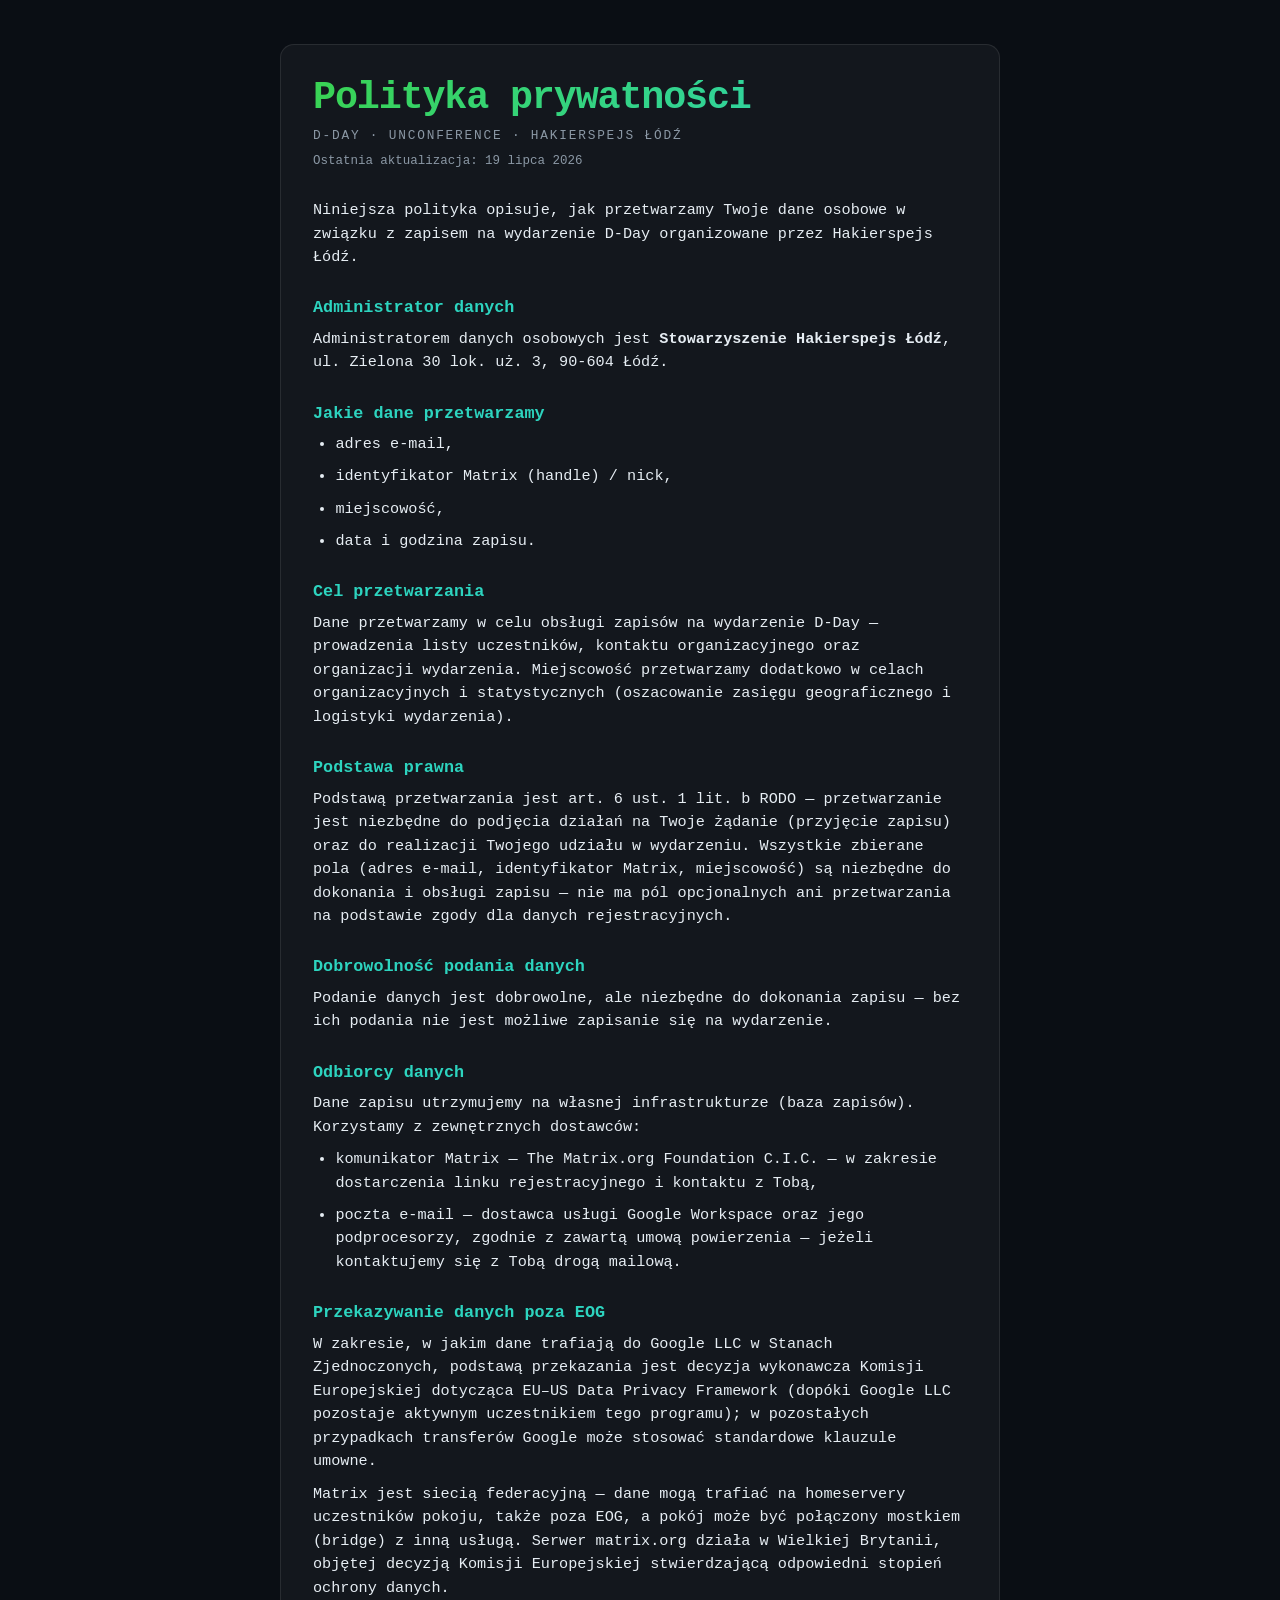
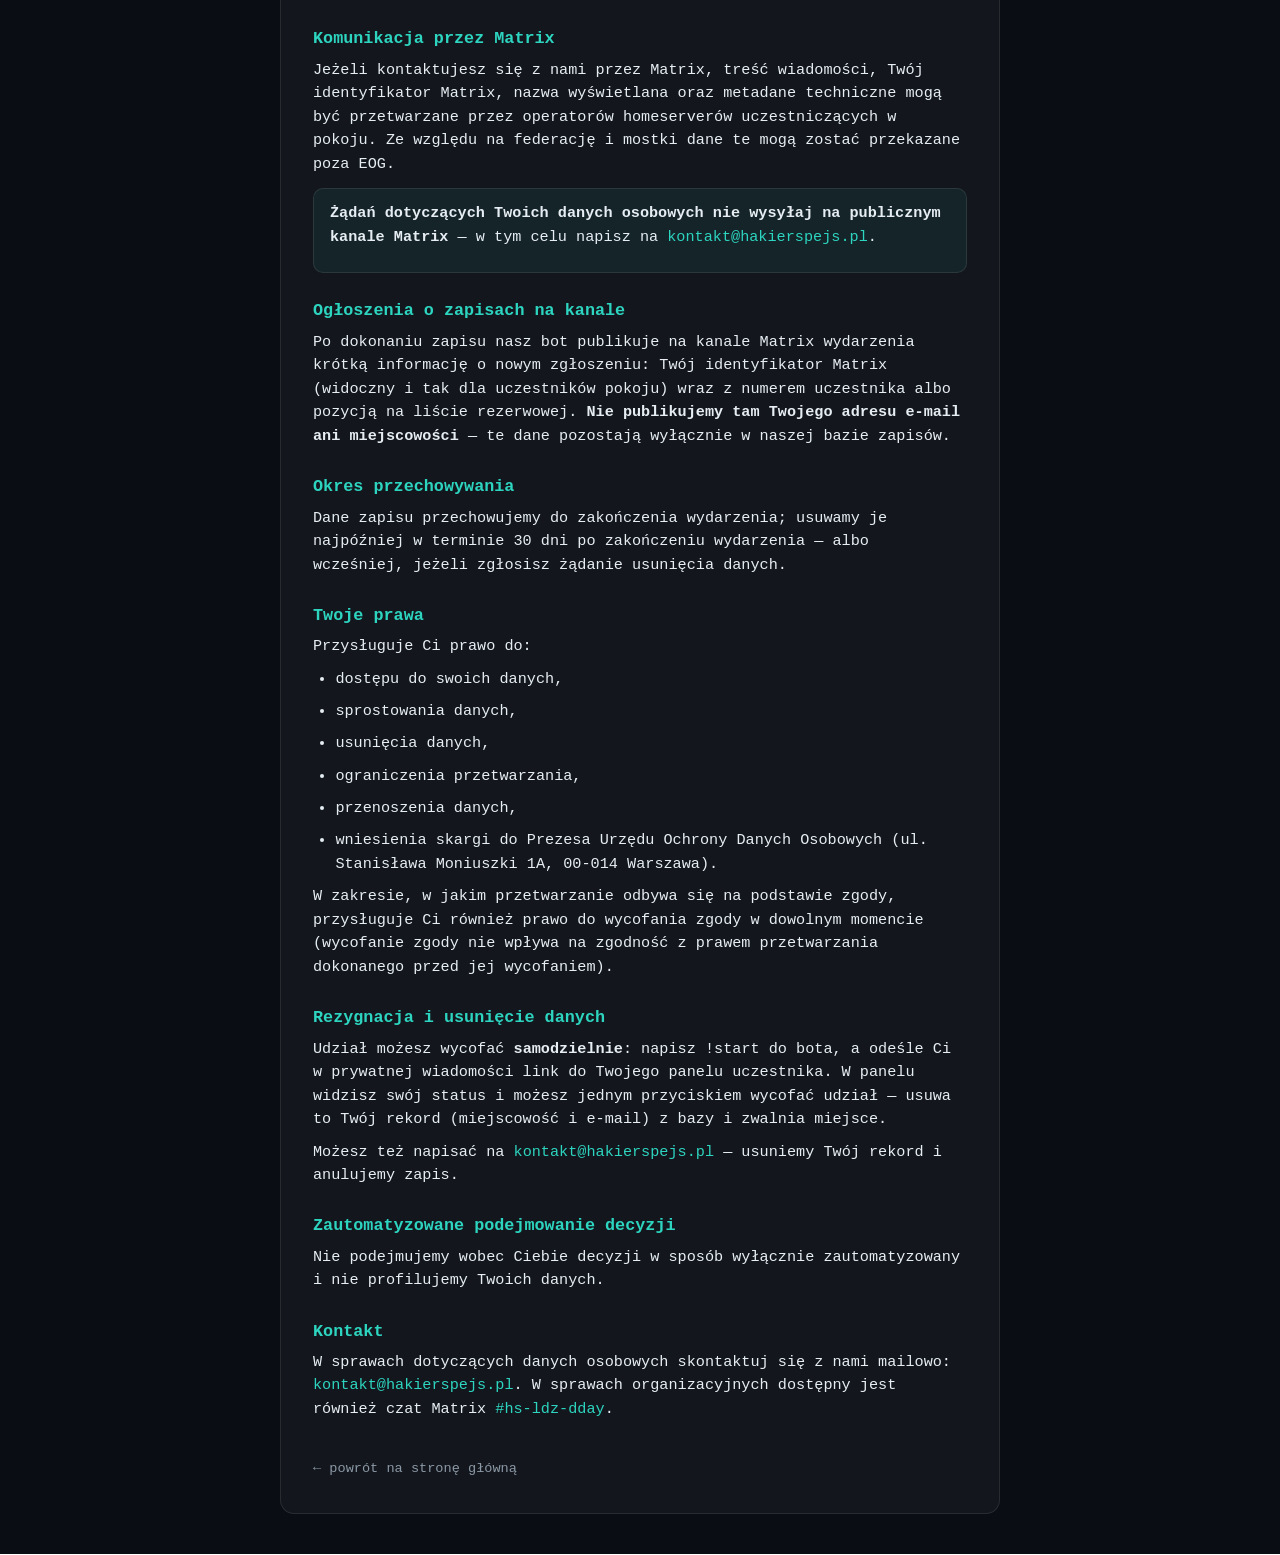
<file: privacy.html>
<!DOCTYPE html>
<html lang="pl">
<head>
<meta charset="UTF-8">
<meta name="viewport" content="width=device-width, initial-scale=1.0">
<title>Polityka prywatności · D-Day · Hakierspejs Łódź</title>
<link rel="stylesheet" href="style.css">
</head>
<body class="privacy">
  <main class="wrap">
    <div class="card">
      <h1>Polityka prywatności</h1>
      <div class="sub">D-Day · Unconference · Hakierspejs Łódź</div>
      <div class="updated">Ostatnia aktualizacja: 19 lipca 2026</div>

      <p>Niniejsza polityka opisuje, jak przetwarzamy Twoje dane osobowe w związku z zapisem na
        wydarzenie D-Day organizowane przez Hakierspejs Łódź.</p>

      <h2>Administrator danych</h2>
      <p>Administratorem danych osobowych jest <strong>Stowarzyszenie Hakierspejs Łódź</strong>,
        ul. Zielona 30 lok. uż. 3, 90-604 Łódź.</p>

      <h2>Jakie dane przetwarzamy</h2>
      <ul>
        <li>adres e-mail,</li>
        <li>identyfikator Matrix (handle) / nick,</li>
        <li>miejscowość,</li>
        <li>data i godzina zapisu.</li>
      </ul>

      <h2>Cel przetwarzania</h2>
      <p>Dane przetwarzamy w celu obsługi zapisów na wydarzenie D-Day — prowadzenia listy uczestników,
        kontaktu organizacyjnego oraz organizacji wydarzenia. Miejscowość przetwarzamy dodatkowo w celach
        organizacyjnych i statystycznych (oszacowanie zasięgu geograficznego i logistyki wydarzenia).</p>

      <h2>Podstawa prawna</h2>
      <p>Podstawą przetwarzania jest art. 6 ust. 1 lit. b RODO — przetwarzanie jest niezbędne do podjęcia
        działań na Twoje żądanie (przyjęcie zapisu) oraz do realizacji Twojego udziału w wydarzeniu.
        Wszystkie zbierane pola (adres e-mail, identyfikator Matrix, miejscowość) są niezbędne do dokonania
        i obsługi zapisu — nie ma pól opcjonalnych ani przetwarzania na podstawie zgody dla danych rejestracyjnych.</p>

      <h2>Dobrowolność podania danych</h2>
      <p>Podanie danych jest dobrowolne, ale niezbędne do dokonania zapisu — bez ich podania nie jest możliwe
        zapisanie się na wydarzenie.</p>

      <h2>Odbiorcy danych</h2>
      <p>Dane zapisu utrzymujemy na własnej infrastrukturze (baza zapisów). Korzystamy z zewnętrznych dostawców:</p>
      <ul>
        <li>komunikator Matrix — The Matrix.org Foundation C.I.C. — w zakresie dostarczenia linku
          rejestracyjnego i kontaktu z Tobą,</li>
        <li>poczta e-mail — dostawca usługi Google Workspace oraz jego podprocesorzy, zgodnie z zawartą
          umową powierzenia — jeżeli kontaktujemy się z Tobą drogą mailową.</li>
      </ul>

      <h2>Przekazywanie danych poza EOG</h2>
      <p>W zakresie, w jakim dane trafiają do Google LLC w Stanach Zjednoczonych, podstawą przekazania jest
        decyzja wykonawcza Komisji Europejskiej dotycząca EU–US Data Privacy Framework (dopóki Google LLC
        pozostaje aktywnym uczestnikiem tego programu); w pozostałych przypadkach transferów Google może
        stosować standardowe klauzule umowne.</p>
      <p>Matrix jest siecią federacyjną — dane mogą trafiać na homeservery uczestników pokoju, także poza EOG,
        a pokój może być połączony mostkiem (bridge) z inną usługą. Serwer matrix.org działa w Wielkiej
        Brytanii, objętej decyzją Komisji Europejskiej stwierdzającą odpowiedni stopień ochrony danych.</p>

      <h2>Komunikacja przez Matrix</h2>
      <p>Jeżeli kontaktujesz się z nami przez Matrix, treść wiadomości, Twój identyfikator Matrix, nazwa
        wyświetlana oraz metadane techniczne mogą być przetwarzane przez operatorów homeserverów uczestniczących
        w pokoju. Ze względu na federację i mostki dane te mogą zostać przekazane poza EOG.</p>
      <div class="note">
        <p><strong>Żądań dotyczących Twoich danych osobowych nie wysyłaj na publicznym kanale Matrix</strong>
          — w tym celu napisz na <a href="mailto:kontakt@hakierspejs.pl">kontakt@hakierspejs.pl</a>.</p>
      </div>

      <h2>Ogłoszenia o zapisach na kanale</h2>
      <p>Po dokonaniu zapisu nasz bot publikuje na kanale Matrix wydarzenia krótką informację o nowym
        zgłoszeniu: Twój identyfikator Matrix (widoczny i tak dla uczestników pokoju) wraz z numerem
        uczestnika albo pozycją na liście rezerwowej. <strong>Nie publikujemy tam Twojego adresu e-mail
        ani miejscowości</strong> — te dane pozostają wyłącznie w naszej bazie zapisów.</p>

      <h2>Okres przechowywania</h2>
      <!-- Termin 30 dni jest wartością domyślną do potwierdzenia przez organizatora wydarzenia. -->
      <p>Dane zapisu przechowujemy do zakończenia wydarzenia; usuwamy je najpóźniej w terminie 30 dni po
        zakończeniu wydarzenia — albo wcześniej, jeżeli zgłosisz żądanie usunięcia danych.</p>

      <h2>Twoje prawa</h2>
      <p>Przysługuje Ci prawo do:</p>
      <ul>
        <li>dostępu do swoich danych,</li>
        <li>sprostowania danych,</li>
        <li>usunięcia danych,</li>
        <li>ograniczenia przetwarzania,</li>
        <li>przenoszenia danych,</li>
        <li>wniesienia skargi do Prezesa Urzędu Ochrony Danych Osobowych
          (ul. Stanisława Moniuszki 1A, 00-014 Warszawa).</li>
      </ul>
      <p>W zakresie, w jakim przetwarzanie odbywa się na podstawie zgody, przysługuje Ci również prawo do
        wycofania zgody w dowolnym momencie (wycofanie zgody nie wpływa na zgodność z prawem przetwarzania
        dokonanego przed jej wycofaniem).</p>

      <h2>Rezygnacja i usunięcie danych</h2>
      <p>Udział możesz wycofać <b>samodzielnie</b>: napisz <code>!start</code> do bota, a odeśle Ci w prywatnej
        wiadomości link do Twojego panelu uczestnika. W panelu widzisz swój status i możesz jednym przyciskiem
        wycofać udział — usuwa to Twój rekord (miejscowość i e-mail) z bazy i zwalnia miejsce.</p>
      <p>Możesz też napisać na <a href="mailto:kontakt@hakierspejs.pl">kontakt@hakierspejs.pl</a> — usuniemy Twój
        rekord i anulujemy zapis.</p>

      <h2>Zautomatyzowane podejmowanie decyzji</h2>
      <p>Nie podejmujemy wobec Ciebie decyzji w sposób wyłącznie zautomatyzowany i nie profilujemy Twoich danych.</p>

      <h2>Kontakt</h2>
      <p>W sprawach dotyczących danych osobowych skontaktuj się z nami mailowo:
        <a href="mailto:kontakt@hakierspejs.pl">kontakt@hakierspejs.pl</a>. W sprawach organizacyjnych dostępny
        jest również czat Matrix
        <a href="https://matrix.to/#/%23hs-ldz-dday:matrix.org" target="_blank" rel="noopener">#hs-ldz-dday</a>.</p>

      <a class="back" href="/">← powrót na stronę główną</a>
    </div>
  </main>
</body>
</html>
</file>
<file: style.css>
/* D-Day — single stylesheet for every page.
 *
 * Loaded by index.html (relative href, so it also works on GitHub Pages and
 * over file://), privacy.html and the server-rendered templates in
 * templates.go. Only the tokens, the reset and the page shell are global; the
 * rest is scoped by a class on <body>, because the three page families size
 * things differently (container width, heading scale, button width):
 *
 *   body.landing  index.html
 *   body.page     server-rendered pages (form, success, panel, admin, message)
 *   body.privacy  privacy.html
 */

/* ---------------------------------------------------------------- tokens */
:root{
  --bg:#0a0e14;
  --bg2:#0d1420;
  --fg:#e6edf3;
  --muted:#8b98a5;
  --accent:#39d353;
  --accent2:#2dd4bf;
  --card:rgba(255,255,255,.04);
  --border:rgba(255,255,255,.09);
}

/* ------------------------------------------------------------------ base */
*{box-sizing:border-box;margin:0;padding:0}
body{
  font-family:'Courier New',ui-monospace,SFMono-Regular,Menlo,monospace;
  background:radial-gradient(1100px 700px at 50% -15%,#12203a 0%,var(--bg) 60%);
  color:var(--fg);
  min-height:100vh;
  -webkit-font-smoothing:antialiased;
  overflow-x:hidden;
}

/* --------------------------------------------------------------- landing */
body.landing{line-height:1.45}
body.landing .wrap{max-width:900px;margin:0 auto;padding:clamp(1.5rem,4vw,2.75rem) 1.25rem 2.5rem}

/* header row: title left, badge right — compact */
body.landing .head{display:flex;align-items:baseline;justify-content:space-between;gap:1rem;flex-wrap:wrap;margin-bottom:1.5rem}
body.landing .brand{display:flex;align-items:baseline;gap:.7rem;flex-wrap:wrap}
body.landing h1{
  font-size:clamp(2.2rem,7vw,3.4rem);
  font-weight:900;letter-spacing:-.03em;line-height:1;
  background:linear-gradient(120deg,var(--accent),var(--accent2));
  -webkit-background-clip:text;background-clip:text;-webkit-text-fill-color:transparent;
}
body.landing .brand .sub{font-size:.9rem;letter-spacing:.12em;text-transform:uppercase;color:var(--muted)}
body.landing .badge{
  font-size:.72rem;letter-spacing:.22em;text-transform:uppercase;color:var(--accent);
  border:1px solid var(--border);padding:.35rem .8rem;border-radius:999px;background:var(--card);white-space:nowrap;
}

/* countdown — first, prominent */
body.landing .live{background:var(--card);border:1px solid var(--border);border-radius:16px;padding:1.4rem 1.25rem 1.5rem;margin-bottom:1.25rem}
body.landing .count-label{font-size:.72rem;letter-spacing:.24em;text-transform:uppercase;color:var(--muted);text-align:center;margin-bottom:1rem}
body.landing .count-label b{color:var(--accent)}
body.landing .countdown{display:grid;grid-template-columns:repeat(4,1fr);gap:.55rem;max-width:440px;margin:0 auto}
body.landing .unit{background:var(--bg2);border:1px solid var(--border);border-radius:12px;padding:.9rem .35rem;min-width:0;text-align:center}
body.landing .unit .num{font-size:clamp(1.6rem,8vw,2.7rem);font-weight:900;line-height:1;font-variant-numeric:tabular-nums}
body.landing .unit .lbl{font-size:.6rem;letter-spacing:.14em;text-transform:uppercase;color:var(--muted);margin-top:.45rem}
body.landing .cta{text-align:center;margin-top:1.25rem}
/* The landing button hugs its label; the server pages' .btn is full-width. */
body.landing .btn{
  display:inline-block;font-family:inherit;font-size:1rem;font-weight:700;letter-spacing:.04em;
  padding:.85rem 2rem;border-radius:11px;border:1px solid transparent;cursor:pointer;text-decoration:none;
  transition:transform .12s ease,box-shadow .12s ease;
}
body.landing .btn-primary{background:linear-gradient(120deg,var(--accent),var(--accent2));color:#04140a;box-shadow:0 8px 26px rgba(57,211,83,.22)}
body.landing .btn-primary:hover{transform:translateY(-2px);box-shadow:0 12px 36px rgba(57,211,83,.32)}
body.landing .btn-primary[disabled]{background:var(--card);color:var(--muted);border:1px solid var(--border);box-shadow:none;cursor:not-allowed;transform:none}

/* registered-seats counter — big, eye-catching, separate from countdown */
body.landing .seats{
  background:linear-gradient(160deg,rgba(57,211,83,.08),rgba(45,212,191,.05));
  border:1px solid var(--border);border-radius:16px;
  padding:1.6rem 1.25rem 1.7rem;margin-bottom:1.25rem;text-align:center;
}
body.landing .seats-head{font-size:.72rem;letter-spacing:.24em;text-transform:uppercase;color:var(--muted);margin-bottom:.5rem}
body.landing .seats-num{
  font-size:clamp(3.6rem,18vw,6.5rem);font-weight:900;line-height:.9;letter-spacing:-.04em;
  font-variant-numeric:tabular-nums;
  background:linear-gradient(120deg,var(--accent),var(--accent2));
  -webkit-background-clip:text;background-clip:text;-webkit-text-fill-color:transparent;
}
body.landing .seats.full .seats-num{
  font-size:clamp(2.4rem,11vw,4rem);
  background:linear-gradient(120deg,#f85149,#ff8a3d);
  -webkit-background-clip:text;background-clip:text;-webkit-text-fill-color:transparent;
}
body.landing .seats-of{font-size:1.02rem;font-weight:700;color:var(--fg);margin-top:.4rem}
body.landing .seats-of b{color:var(--accent);font-size:1.15rem}
body.landing .seats.full .seats-of b{color:#f85149}
body.landing .bar{height:12px;border-radius:999px;background:var(--bg2);border:1px solid var(--border);
     overflow:hidden;max-width:440px;margin:1.05rem auto .85rem}
body.landing .bar-fill{height:100%;width:0;border-radius:999px;
     background:linear-gradient(90deg,var(--accent),var(--accent2));
     transition:width .9s cubic-bezier(.22,1,.36,1)}
body.landing .seats.full .bar-fill{background:linear-gradient(90deg,#f85149,#ff8a3d)}
body.landing .seats-note{font-size:.78rem;letter-spacing:.06em;color:var(--muted)}
body.landing .seats.full .seats-note{color:#f85149;font-weight:700;letter-spacing:.12em;text-transform:uppercase}
body.landing .seats-waitlist{font-size:.9rem;letter-spacing:.04em;color:var(--accent2);margin:-.35rem 0 .7rem;font-weight:700}
body.landing .seats-waitlist b{color:var(--accent2);font-variant-numeric:tabular-nums}

/* how-to-register instructions — visible before and after registration opens */
body.landing .howto{background:var(--card);border:1px solid var(--border);border-radius:16px;
       padding:1.25rem 1.35rem;margin-bottom:1.25rem}
body.landing .howto-head{font-size:.72rem;letter-spacing:.24em;text-transform:uppercase;color:var(--accent);margin-bottom:.7rem}
body.landing .howto ol{list-style:none;counter-reset:step;display:grid;gap:.6rem}
body.landing .howto li{counter-increment:step;position:relative;padding-left:2.1rem;font-size:.9rem;line-height:1.5;color:var(--fg)}
body.landing .howto li::before{content:counter(step);position:absolute;left:0;top:0;
      width:1.5rem;height:1.5rem;border-radius:50%;display:flex;align-items:center;justify-content:center;
      font-size:.78rem;font-weight:700;color:#04140a;background:linear-gradient(120deg,var(--accent),var(--accent2))}
body.landing .howto code{font-family:inherit;font-weight:700;color:var(--accent);background:var(--bg2);
      border:1px solid var(--border);border-radius:6px;padding:.05rem .4rem}
body.landing .howto a{color:var(--accent2);text-decoration:none;border-bottom:1px solid rgba(45,212,191,.35)}
body.landing .howto a:hover{color:var(--accent)}
body.landing .howto .limit{margin-top:.75rem;font-size:.78rem;letter-spacing:.06em;color:var(--muted)}

/* info grid — dense */
body.landing .meta{display:grid;grid-template-columns:repeat(auto-fit,minmax(150px,1fr));gap:.7rem;margin-bottom:1.25rem}
body.landing .cell{background:var(--card);border:1px solid var(--border);border-radius:12px;padding:.85rem .95rem}
body.landing .cell .k{font-size:.65rem;letter-spacing:.2em;text-transform:uppercase;color:var(--muted);margin-bottom:.35rem}
body.landing .cell .v{font-size:1.02rem;font-weight:700}
body.landing .cell .v small{display:block;font-size:.8rem;font-weight:400;color:var(--muted);margin-top:.15rem}

/* footer / chat row — a card here, a plain link line on the server pages */
body.landing .foot{display:flex;align-items:center;justify-content:space-between;gap:1rem;flex-wrap:wrap;
      padding:.95rem 1.1rem;background:var(--card);border:1px solid var(--border);border-radius:12px}
body.landing .foot .desc{font-size:.85rem;color:var(--muted);line-height:1.5;flex:1 1 260px}
body.landing .chat{display:inline-flex;align-items:center;gap:.5rem;white-space:nowrap;font-size:.95rem;font-weight:700;
      color:var(--accent2);text-decoration:none;border:1px solid var(--border);border-radius:10px;padding:.7rem 1.1rem;background:var(--bg2)}
body.landing .chat:hover{border-color:var(--accent2)}
body.landing .tags{margin-top:1rem;text-align:center;font-size:.75rem;color:var(--muted);opacity:.6;letter-spacing:.05em}
body.landing .legal{margin-top:.55rem;text-align:center;font-size:.8rem}
body.landing .legal a{color:var(--accent2);text-decoration:none;border-bottom:1px solid rgba(45,212,191,.35)}
body.landing .legal a:hover{color:var(--accent)}
@media (max-width:480px){body.landing .unit{padding:.75rem .3rem}}

/* ----------------------------------------------- forms & server pages */
body.page{line-height:1.5}
body.page .wrap{max-width:560px;margin:0 auto;padding:clamp(1.5rem,5vw,3rem) 1.25rem 2.5rem}
body.page .wrap-wide{max-width:1080px}
body.page .card{background:var(--card);border:1px solid var(--border);border-radius:16px;padding:clamp(1.35rem,4vw,2.1rem)}
body.page h1{font-size:clamp(1.6rem,5vw,2.2rem);font-weight:900;letter-spacing:-.03em;line-height:1.1;margin-bottom:.35rem;
  background:linear-gradient(120deg,var(--accent),var(--accent2));
  -webkit-background-clip:text;background-clip:text;-webkit-text-fill-color:transparent}
body.page .sub{font-size:.75rem;letter-spacing:.14em;text-transform:uppercase;color:var(--muted);margin-bottom:1.5rem}
body.page p{margin-bottom:.8rem;font-size:.95rem}
body.page .big{font-size:clamp(2.4rem,12vw,3.6rem);font-weight:900;line-height:1;color:var(--accent);
  font-variant-numeric:tabular-nums;margin:.6rem 0 1rem;text-align:center}
body.page label{display:block;font-size:.7rem;letter-spacing:.16em;text-transform:uppercase;color:var(--muted);margin:1rem 0 .35rem}
body.page input{width:100%;font-family:inherit;font-size:1rem;color:var(--fg);background:var(--bg2);
  border:1px solid var(--border);border-radius:10px;padding:.75rem .85rem}
body.page input:focus{outline:none;border-color:var(--accent2)}
body.page input[readonly]{color:var(--muted);cursor:not-allowed}
body.page .btn{display:inline-block;width:100%;font-family:inherit;font-size:1rem;font-weight:700;letter-spacing:.04em;
  margin-top:1.4rem;padding:.85rem 2rem;border-radius:11px;border:1px solid transparent;cursor:pointer;text-align:center;
  text-decoration:none;background:linear-gradient(120deg,var(--accent),var(--accent2));color:#04140a}
body.page .btn:hover{filter:brightness(1.05)}
body.page .btn-danger{background:none;border-color:rgba(255,80,80,.45);color:#ff8a8a}
body.page .btn-danger:hover{background:rgba(255,80,80,.1);filter:none}
body.page .status{text-align:center;font-size:.95rem;color:var(--muted);margin-bottom:.4rem}
body.page .status b{color:var(--fg)}
body.page .err{color:#ff8a8a;font-size:.9rem;background:rgba(255,80,80,.08);border:1px solid rgba(255,80,80,.25);
  border-radius:10px;padding:.7rem .85rem;margin-bottom:.6rem}
body.page .foot{margin-top:1.6rem;font-size:.78rem;color:var(--muted)}
body.page .foot a{color:var(--accent2);text-decoration:none}
body.page .foot a:hover{text-decoration:underline}

/* --------------------------------------------------------- admin table */
body.page .tablewrap{overflow-x:auto;margin-top:1.2rem;border:1px solid var(--border);border-radius:12px}
body.page table{border-collapse:collapse;width:100%;font-size:.82rem}
body.page th,body.page td{padding:.55rem .7rem;text-align:left;white-space:nowrap;border-bottom:1px solid var(--border)}
body.page th{font-size:.66rem;letter-spacing:.12em;text-transform:uppercase;color:var(--muted);
  background:rgba(255,255,255,.03);position:sticky;top:0}
body.page tbody tr:last-child td{border-bottom:none}
body.page tbody tr:hover{background:rgba(255,255,255,.03)}
body.page td.num{font-variant-numeric:tabular-nums;color:var(--muted)}
body.page .tag{display:inline-block;font-size:.68rem;letter-spacing:.06em;text-transform:uppercase;
  padding:.18rem .5rem;border-radius:999px;border:1px solid var(--border)}
body.page .tag-ok{color:var(--accent);border-color:rgba(57,211,83,.35);background:rgba(57,211,83,.1)}
body.page .tag-wait{color:#ffcf70;border-color:rgba(255,180,60,.35);background:rgba(255,180,60,.1)}
body.page .sumgrid{display:grid;grid-template-columns:repeat(auto-fit,minmax(140px,1fr));gap:.7rem;margin-top:.4rem}
body.page .sumcell{background:var(--bg2);border:1px solid var(--border);border-radius:12px;padding:.75rem .85rem}
body.page .sumcell .k{font-size:.66rem;letter-spacing:.12em;text-transform:uppercase;color:var(--muted)}
body.page .sumcell .v{font-size:1.5rem;font-weight:900;font-variant-numeric:tabular-nums;margin-top:.15rem}

/* --------------------------------------------------------------- privacy */
body.privacy{line-height:1.55}
body.privacy .wrap{max-width:760px;margin:0 auto;padding:clamp(1.5rem,4vw,2.75rem) 1.25rem 2.5rem}
body.privacy h1{
  font-size:clamp(1.7rem,5vw,2.4rem);font-weight:900;letter-spacing:-.03em;line-height:1.1;margin-bottom:.4rem;
  background:linear-gradient(120deg,var(--accent),var(--accent2));
  -webkit-background-clip:text;background-clip:text;-webkit-text-fill-color:transparent;
}
body.privacy .sub{font-size:.8rem;letter-spacing:.14em;text-transform:uppercase;color:var(--muted);margin-bottom:.4rem}
body.privacy .updated{font-size:.78rem;color:var(--muted);margin-bottom:1.75rem}
body.privacy h2{font-size:1.05rem;color:var(--accent2);margin:1.6rem 0 .4rem}
body.privacy p,body.privacy li{color:var(--fg);font-size:.95rem;margin-bottom:.55rem}
body.privacy ul{padding-left:1.4rem}
body.privacy a{color:var(--accent2);text-decoration:none}
body.privacy a:hover{text-decoration:underline}
body.privacy strong{color:var(--fg)}
body.privacy .card{background:var(--card);border:1px solid var(--border);border-radius:14px;padding:clamp(1.25rem,4vw,2rem)}
body.privacy .note{background:rgba(45,212,191,.07);border:1px solid var(--border);border-radius:10px;padding:.85rem 1rem;margin:.7rem 0}
body.privacy .back{display:inline-block;margin-top:1.75rem;font-size:.85rem;color:var(--muted)}
</file>
